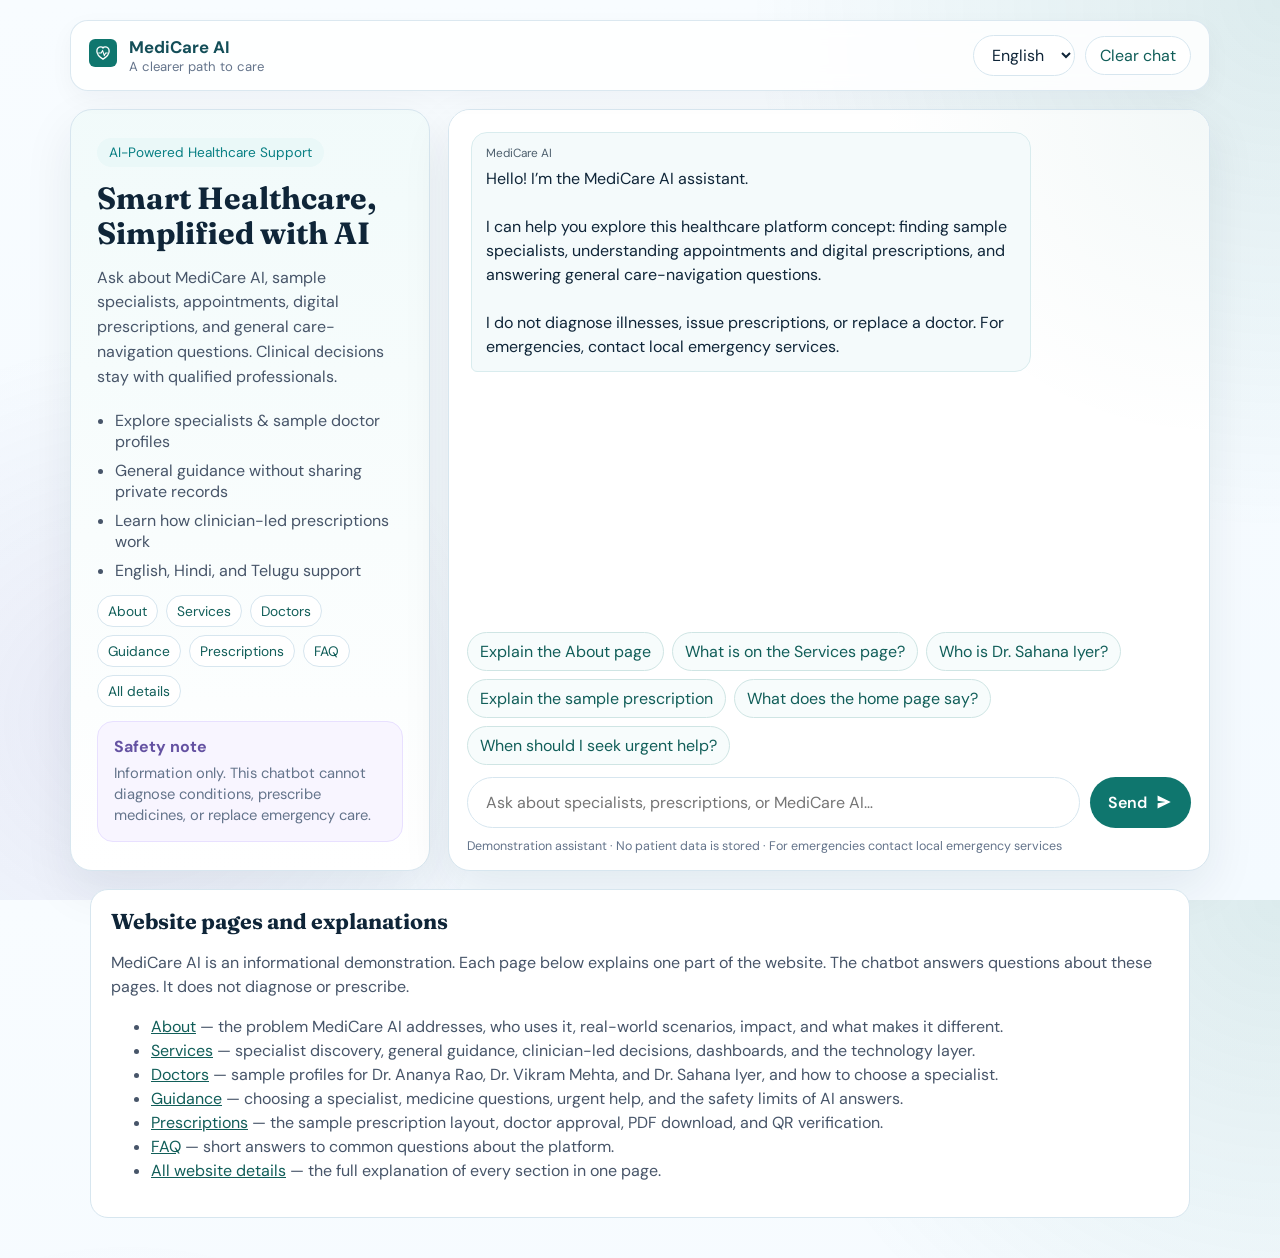
<file: index.html>
<!DOCTYPE html>
<html lang="en">
<head>
  <meta charset="UTF-8" />
  <meta name="viewport" content="width=device-width, initial-scale=1.0" />
  <title>MediCare AI · Healthcare Chatbot</title>
  <meta name="description" content="MediCare AI assistant for general healthcare guidance, specialist discovery, and platform information. Informational only — not a medical diagnosis." />
  <meta name="robots" content="index,follow" />
  <link rel="preconnect" href="https://fonts.googleapis.com" />
  <link rel="preconnect" href="https://fonts.gstatic.com" crossorigin />
  <link href="https://fonts.googleapis.com/css2?family=DM+Sans:wght@400;500;600;700&family=Fraunces:opsz,wght@9..144,600;9..144,700&display=swap" rel="stylesheet" />
  <link rel="stylesheet" href="styles.css" />
  <link rel="icon" href="data:image/svg+xml,%3Csvg xmlns='http://www.w3.org/2000/svg' viewBox='0 0 64 64'%3E%3Crect width='64' height='64' rx='14' fill='%230f766e'/%3E%3Cpath d='M32 46s-14-8.6-14-18.2C18 22 22.2 18 27 18c2.8 0 4.4 1.4 5 2.4.6-1 2.2-2.4 5-2.4 4.8 0 9 4 9 9.8C46 37.4 32 46 32 46z' fill='none' stroke='%23fff' stroke-width='3'/%3E%3Cpath d='M22 32h6l3-6 4 12 3-6h4' fill='none' stroke='%23fff' stroke-width='2.5' stroke-linecap='round' stroke-linejoin='round'/%3E%3C/svg%3E" />
</head>
<body>
  <div class="app">
    <header class="topbar">
      <div class="brand">
        <div class="logo" aria-hidden="true">
          <svg viewBox="0 0 64 64" width="28" height="28">
            <rect width="64" height="64" rx="14" fill="#0f766e"/>
            <path d="M32 46s-14-8.6-14-18.2C18 22 22.2 18 27 18c2.8 0 4.4 1.4 5 2.4.6-1 2.2-2.4 5-2.4 4.8 0 9 4 9 9.8C46 37.4 32 46 32 46z" fill="none" stroke="#fff" stroke-width="3"/>
            <path d="M22 32h6l3-6 4 12 3-6h4" fill="none" stroke="#fff" stroke-width="2.5" stroke-linecap="round" stroke-linejoin="round"/>
          </svg>
        </div>
        <div>
          <strong>MediCare AI</strong>
          <span data-i18n="tagline">A clearer path to care</span>
        </div>
      </div>
      <div class="top-actions">
        <label class="lang-wrap">
          <span class="sr-only" data-i18n="language">Language</span>
          <select id="language" aria-label="Language">
            <option value="en">English</option>
            <option value="hi">हिन्दी</option>
            <option value="te">తెలుగు</option>
          </select>
        </label>
        <button id="clearChat" class="ghost-btn" type="button" data-i18n="clear">Clear chat</button>
      </div>
    </header>

    <main class="chat-shell">
      <aside class="info-panel">
        <p class="eyebrow" data-i18n="eyebrow">AI-Powered Healthcare Support</p>
        <h1 data-i18n="heroTitle">Smart Healthcare, Simplified with AI</h1>
        <p class="lede" data-i18n="heroDesc">Ask about MediCare AI, sample specialists, appointments, digital prescriptions, and general care-navigation questions. Clinical decisions stay with qualified professionals.</p>
        <ul class="feature-list">
          <li data-i18n="f1">Explore specialists &amp; sample doctor profiles</li>
          <li data-i18n="f2">General guidance without sharing private records</li>
          <li data-i18n="f3">Learn how clinician-led prescriptions work</li>
          <li data-i18n="f4">English, Hindi, and Telugu support</li>
        </ul>
        <nav class="page-links" aria-label="Website pages">
          <a href="about.html">About</a>
          <a href="services.html">Services</a>
          <a href="doctors.html">Doctors</a>
          <a href="guidance.html">Guidance</a>
          <a href="prescriptions.html">Prescriptions</a>
          <a href="faq.html">FAQ</a>
          <a href="website-details.html">All details</a>
        </nav>
        <div class="safety-card">
          <strong data-i18n="safetyTitle">Safety note</strong>
          <p data-i18n="safetyBody">Information only. This chatbot cannot diagnose conditions, prescribe medicines, or replace emergency care.</p>
        </div>
      </aside>

      <section class="chat-panel" aria-label="MediCare AI chatbot">
        <div id="messages" class="messages" role="log" aria-live="polite"></div>
        <div class="suggestions" id="suggestions"></div>
        <form id="chatForm" class="composer" autocomplete="off">
          <input
            id="userInput"
            type="text"
            maxlength="500"
            required
            data-i18n-placeholder="placeholder"
            placeholder="Ask about specialists, prescriptions, or MediCare AI…"
          />
          <button type="submit" id="sendBtn" aria-label="Send">
            <span data-i18n="send">Send</span>
            <svg viewBox="0 0 24 24" width="18" height="18" aria-hidden="true"><path fill="currentColor" d="M3.4 20.6 21 12 3.4 3.4l.1 6.9L14 12 3.5 13.7z"/></svg>
          </button>
        </form>
        <p class="footnote" data-i18n="footnote">Demonstration assistant · No patient data is stored · For emergencies contact local emergency services</p>
      </section>
    </main>

    <section class="crawl-map">
      <h2>Website pages and explanations</h2>
      <p>MediCare AI is an informational demonstration. Each page below explains one part of the website. The chatbot answers questions about these pages. It does not diagnose or prescribe.</p>
      <ul>
        <li><a href="about.html">About</a> — the problem MediCare AI addresses, who uses it, real-world scenarios, impact, and what makes it different.</li>
        <li><a href="services.html">Services</a> — specialist discovery, general guidance, clinician-led decisions, dashboards, and the technology layer.</li>
        <li><a href="doctors.html">Doctors</a> — sample profiles for Dr. Ananya Rao, Dr. Vikram Mehta, and Dr. Sahana Iyer, and how to choose a specialist.</li>
        <li><a href="guidance.html">Guidance</a> — choosing a specialist, medicine questions, urgent help, and the safety limits of AI answers.</li>
        <li><a href="prescriptions.html">Prescriptions</a> — the sample prescription layout, doctor approval, PDF download, and QR verification.</li>
        <li><a href="faq.html">FAQ</a> — short answers to common questions about the platform.</li>
        <li><a href="website-details.html">All website details</a> — the full explanation of every section in one page.</li>
      </ul>
    </section>
  </div>
  <script src="site-content.js?v=2"></script>
  <script src="app.js?v=2"></script>
</body>
</html>
</file>
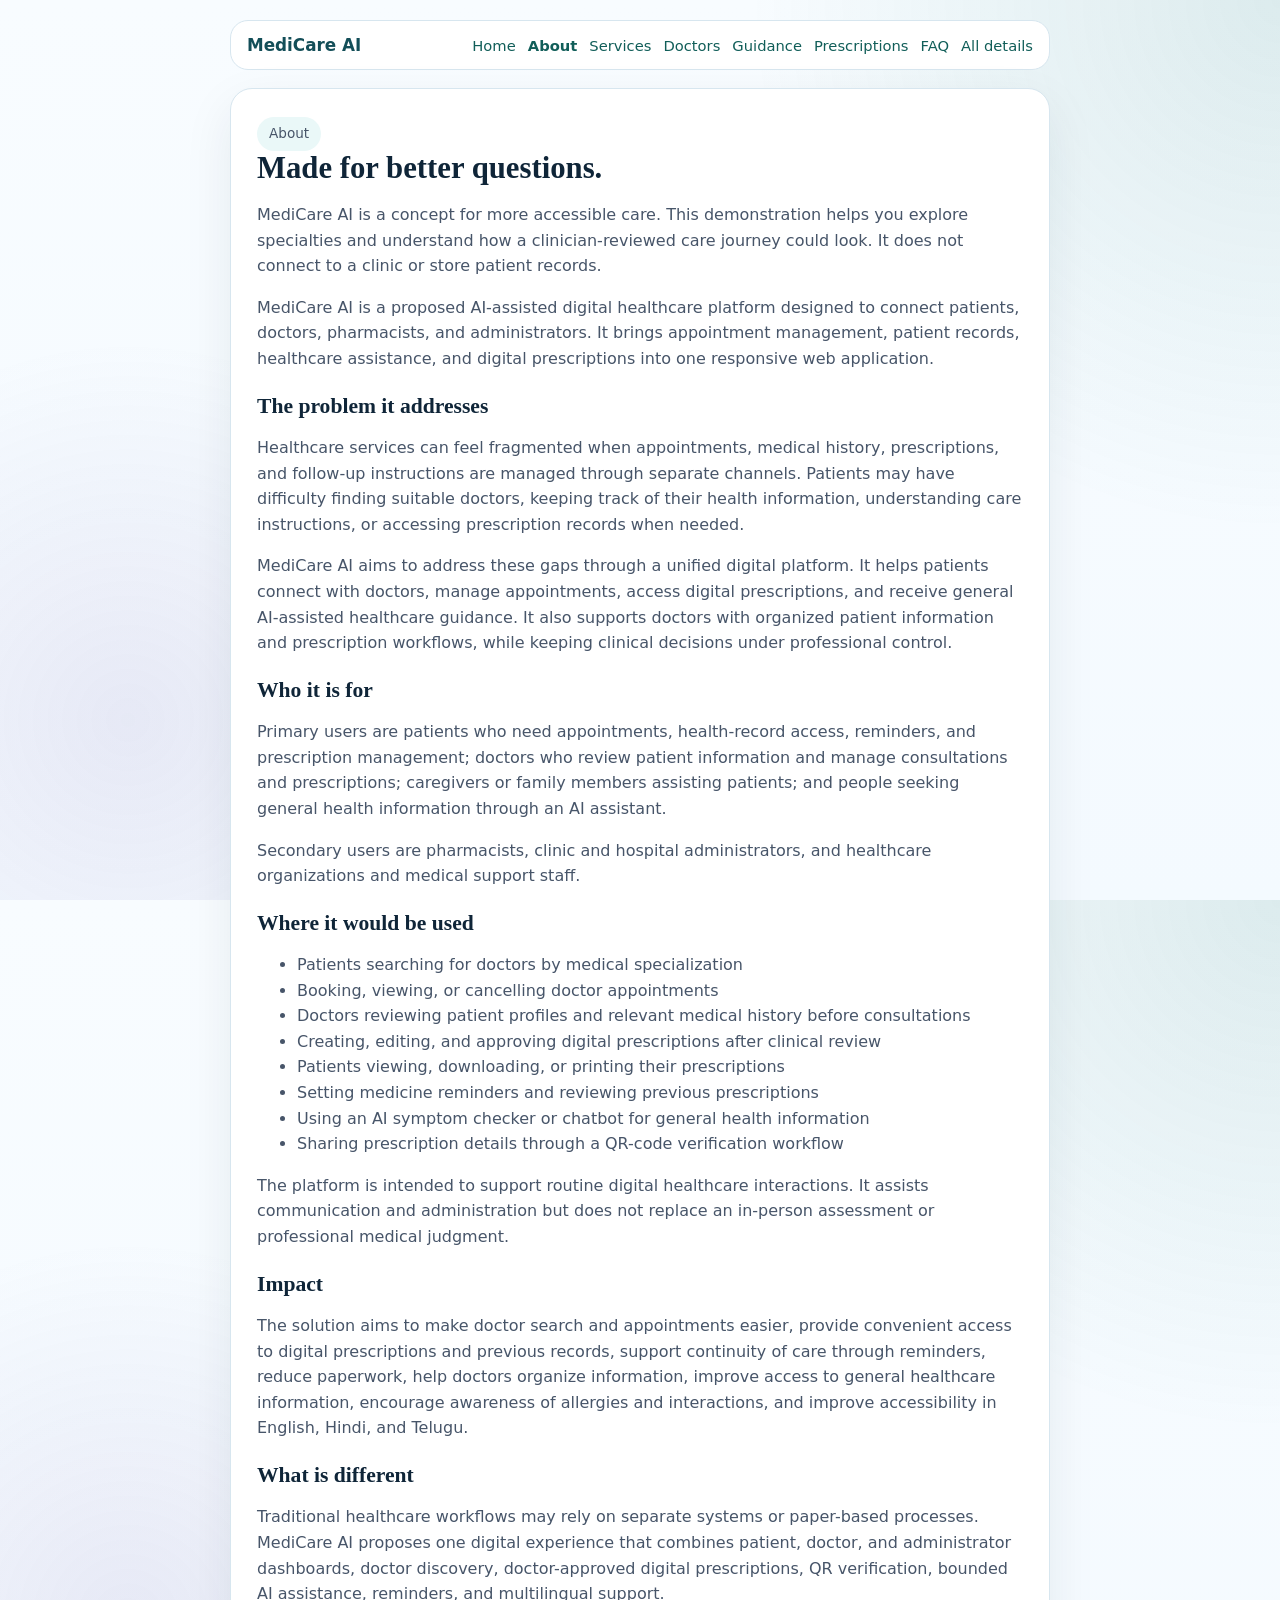
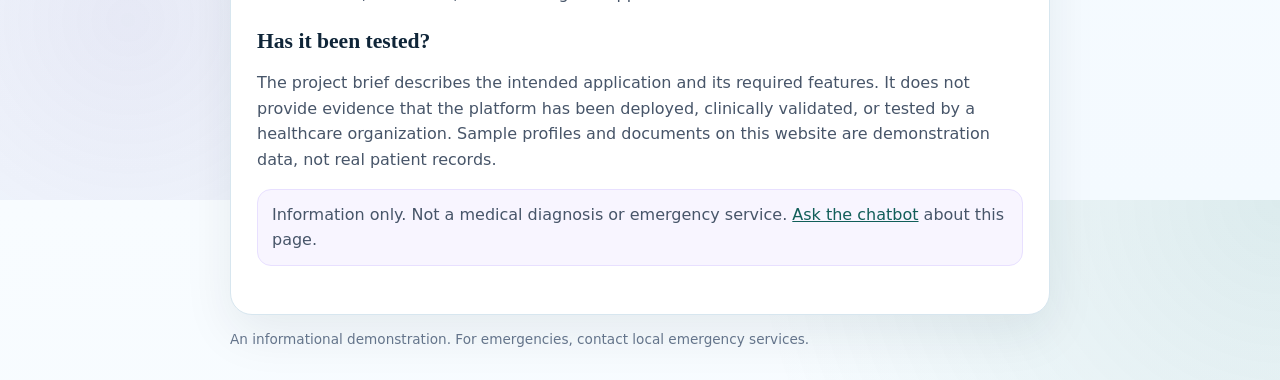
<file: about.html>
<!DOCTYPE html>
<html lang="en">
<head>
  <meta charset="UTF-8" />
  <meta name="viewport" content="width=device-width, initial-scale=1" />
  <title>About · MediCare AI</title>
  <meta name="description" content="What MediCare AI is, who it is for, the problem it addresses, and how the demonstration should be understood." />
  <link rel="stylesheet" href="styles.css" />
</head>
<body>
  <div class="site">
    <header class="site-header">
      <a class="brand" href="index.html"><strong>MediCare AI</strong></a>
      <nav class="site-nav">
        <a href="index.html">Home</a>
        <a href="about.html" aria-current="page">About</a>
        <a href="services.html">Services</a>
        <a href="doctors.html">Doctors</a>
        <a href="guidance.html">Guidance</a>
        <a href="prescriptions.html">Prescriptions</a>
        <a href="faq.html">FAQ</a>
        <a href="website-details.html">All details</a>
      </nav>
    </header>
    <article class="article">
      <p class="eyebrow">About</p>
      <h1>Made for better questions.</h1>
      <p>MediCare AI is a concept for more accessible care. This demonstration helps you explore specialties and understand how a clinician-reviewed care journey could look. It does not connect to a clinic or store patient records.</p>
      <p>MediCare AI is a proposed AI-assisted digital healthcare platform designed to connect patients, doctors, pharmacists, and administrators. It brings appointment management, patient records, healthcare assistance, and digital prescriptions into one responsive web application.</p>
      <h2>The problem it addresses</h2>
      <p>Healthcare services can feel fragmented when appointments, medical history, prescriptions, and follow-up instructions are managed through separate channels. Patients may have difficulty finding suitable doctors, keeping track of their health information, understanding care instructions, or accessing prescription records when needed.</p>
      <p>MediCare AI aims to address these gaps through a unified digital platform. It helps patients connect with doctors, manage appointments, access digital prescriptions, and receive general AI-assisted healthcare guidance. It also supports doctors with organized patient information and prescription workflows, while keeping clinical decisions under professional control.</p>
      <h2>Who it is for</h2>
      <p>Primary users are patients who need appointments, health-record access, reminders, and prescription management; doctors who review patient information and manage consultations and prescriptions; caregivers or family members assisting patients; and people seeking general health information through an AI assistant.</p>
      <p>Secondary users are pharmacists, clinic and hospital administrators, and healthcare organizations and medical support staff.</p>
      <h2>Where it would be used</h2>
      <ul>
        <li>Patients searching for doctors by medical specialization</li>
        <li>Booking, viewing, or cancelling doctor appointments</li>
        <li>Doctors reviewing patient profiles and relevant medical history before consultations</li>
        <li>Creating, editing, and approving digital prescriptions after clinical review</li>
        <li>Patients viewing, downloading, or printing their prescriptions</li>
        <li>Setting medicine reminders and reviewing previous prescriptions</li>
        <li>Using an AI symptom checker or chatbot for general health information</li>
        <li>Sharing prescription details through a QR-code verification workflow</li>
      </ul>
      <p>The platform is intended to support routine digital healthcare interactions. It assists communication and administration but does not replace an in-person assessment or professional medical judgment.</p>
      <h2>Impact</h2>
      <p>The solution aims to make doctor search and appointments easier, provide convenient access to digital prescriptions and previous records, support continuity of care through reminders, reduce paperwork, help doctors organize information, improve access to general healthcare information, encourage awareness of allergies and interactions, and improve accessibility in English, Hindi, and Telugu.</p>
      <h2>What is different</h2>
      <p>Traditional healthcare workflows may rely on separate systems or paper-based processes. MediCare AI proposes one digital experience that combines patient, doctor, and administrator dashboards, doctor discovery, doctor-approved digital prescriptions, QR verification, bounded AI assistance, reminders, and multilingual support.</p>
      <h2>Has it been tested?</h2>
      <p>The project brief describes the intended application and its required features. It does not provide evidence that the platform has been deployed, clinically validated, or tested by a healthcare organization. Sample profiles and documents on this website are demonstration data, not real patient records.</p>
      <p class="note">Information only. Not a medical diagnosis or emergency service. <a href="index.html">Ask the chatbot</a> about this page.</p>
    </article>
    <p class="site-footer">An informational demonstration. For emergencies, contact local emergency services.</p>
  </div>
</body>
</html>
</file>
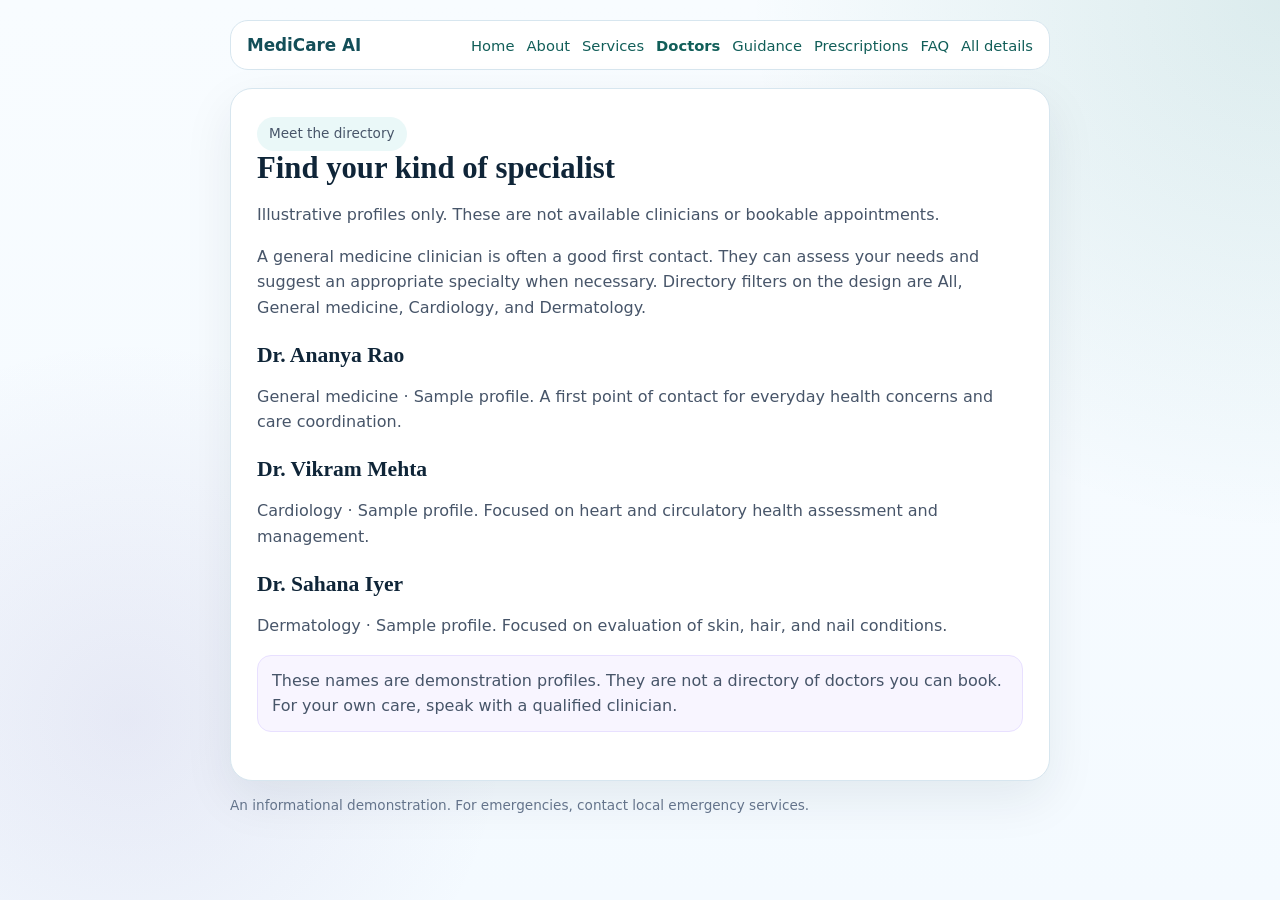
<file: doctors.html>
<!DOCTYPE html>
<html lang="en">
<head>
  <meta charset="UTF-8" />
  <meta name="viewport" content="width=device-width, initial-scale=1" />
  <title>Doctors · MediCare AI</title>
  <meta name="description" content="Sample MediCare AI doctor profiles: Dr. Ananya Rao, Dr. Vikram Mehta, and Dr. Sahana Iyer." />
  <link rel="stylesheet" href="styles.css" />
</head>
<body>
  <div class="site">
    <header class="site-header">
      <a class="brand" href="index.html"><strong>MediCare AI</strong></a>
      <nav class="site-nav">
        <a href="index.html">Home</a>
        <a href="about.html">About</a>
        <a href="services.html">Services</a>
        <a href="doctors.html" aria-current="page">Doctors</a>
        <a href="guidance.html">Guidance</a>
        <a href="prescriptions.html">Prescriptions</a>
        <a href="faq.html">FAQ</a>
        <a href="website-details.html">All details</a>
      </nav>
    </header>
    <article class="article">
      <p class="eyebrow">Meet the directory</p>
      <h1>Find your kind of specialist</h1>
      <p>Illustrative profiles only. These are not available clinicians or bookable appointments.</p>
      <p>A general medicine clinician is often a good first contact. They can assess your needs and suggest an appropriate specialty when necessary. Directory filters on the design are All, General medicine, Cardiology, and Dermatology.</p>
      <h2>Dr. Ananya Rao</h2>
      <p>General medicine · Sample profile. A first point of contact for everyday health concerns and care coordination.</p>
      <h2>Dr. Vikram Mehta</h2>
      <p>Cardiology · Sample profile. Focused on heart and circulatory health assessment and management.</p>
      <h2>Dr. Sahana Iyer</h2>
      <p>Dermatology · Sample profile. Focused on evaluation of skin, hair, and nail conditions.</p>
      <p class="note">These names are demonstration profiles. They are not a directory of doctors you can book. For your own care, speak with a qualified clinician.</p>
    </article>
    <p class="site-footer">An informational demonstration. For emergencies, contact local emergency services.</p>
  </div>
</body>
</html>
</file>
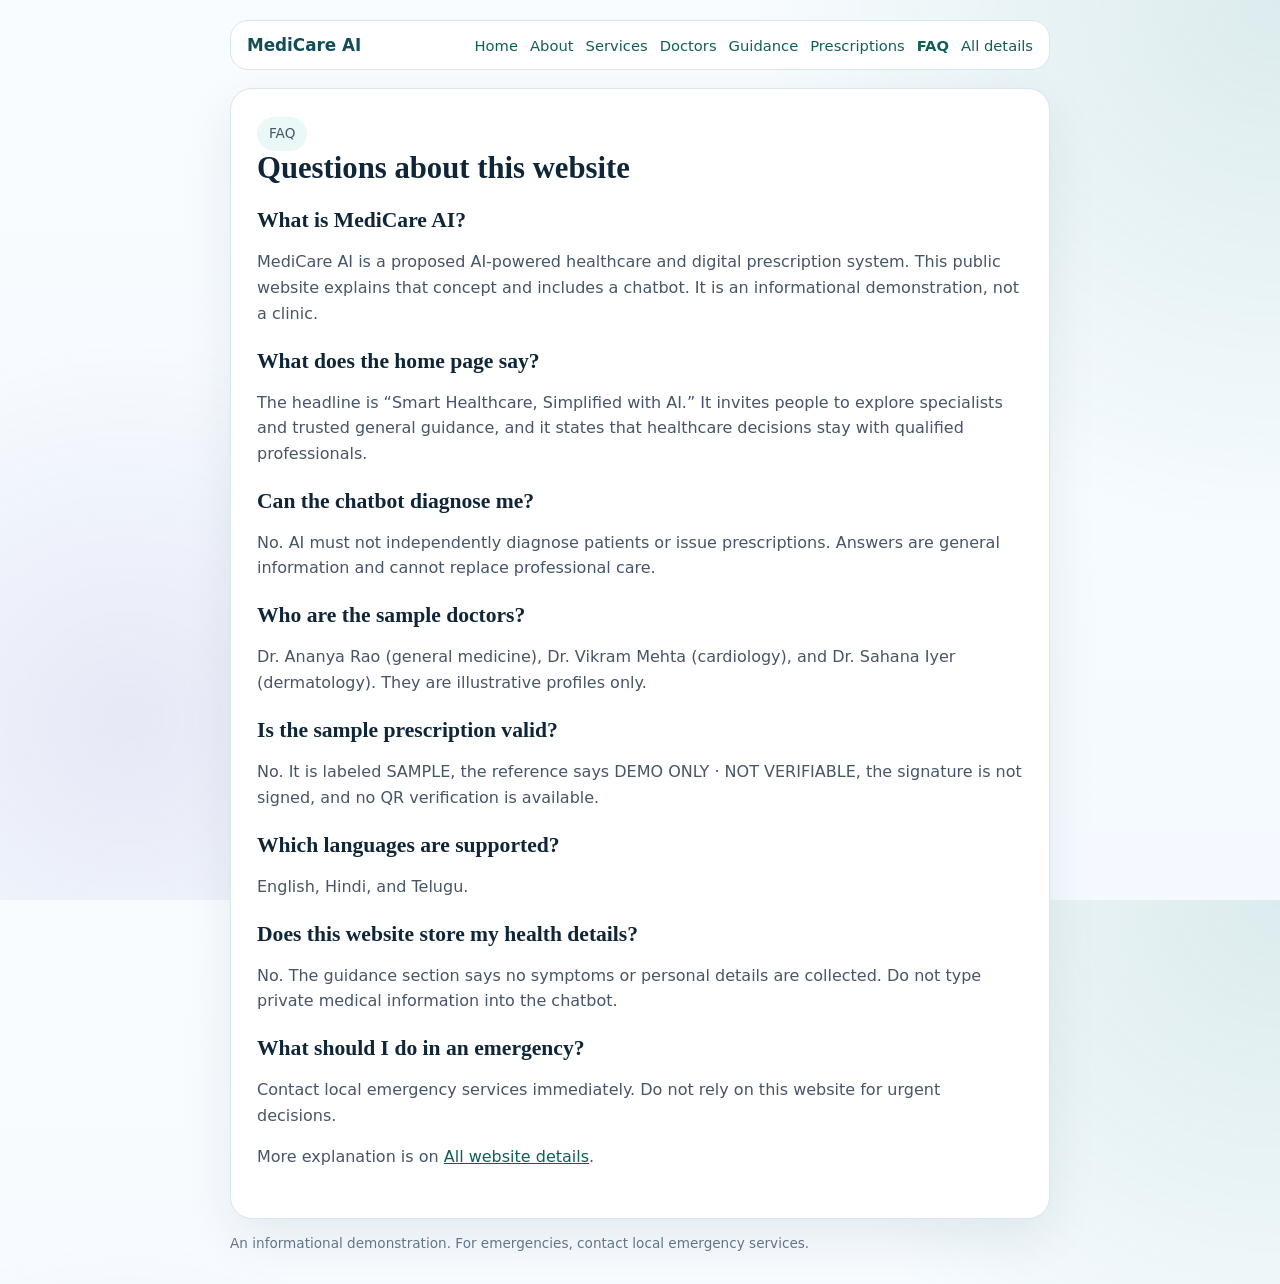
<file: faq.html>
<!DOCTYPE html>
<html lang="en">
<head>
  <meta charset="UTF-8" />
  <meta name="viewport" content="width=device-width, initial-scale=1" />
  <title>FAQ · MediCare AI</title>
  <meta name="description" content="Frequently asked questions about the MediCare AI website, chatbot, doctors, prescriptions, and safety limits." />
  <link rel="stylesheet" href="styles.css" />
</head>
<body>
  <div class="site">
    <header class="site-header">
      <a class="brand" href="index.html"><strong>MediCare AI</strong></a>
      <nav class="site-nav">
        <a href="index.html">Home</a>
        <a href="about.html">About</a>
        <a href="services.html">Services</a>
        <a href="doctors.html">Doctors</a>
        <a href="guidance.html">Guidance</a>
        <a href="prescriptions.html">Prescriptions</a>
        <a href="faq.html" aria-current="page">FAQ</a>
        <a href="website-details.html">All details</a>
      </nav>
    </header>
    <article class="article">
      <p class="eyebrow">FAQ</p>
      <h1>Questions about this website</h1>
      <h2>What is MediCare AI?</h2>
      <p>MediCare AI is a proposed AI-powered healthcare and digital prescription system. This public website explains that concept and includes a chatbot. It is an informational demonstration, not a clinic.</p>
      <h2>What does the home page say?</h2>
      <p>The headline is “Smart Healthcare, Simplified with AI.” It invites people to explore specialists and trusted general guidance, and it states that healthcare decisions stay with qualified professionals.</p>
      <h2>Can the chatbot diagnose me?</h2>
      <p>No. AI must not independently diagnose patients or issue prescriptions. Answers are general information and cannot replace professional care.</p>
      <h2>Who are the sample doctors?</h2>
      <p>Dr. Ananya Rao (general medicine), Dr. Vikram Mehta (cardiology), and Dr. Sahana Iyer (dermatology). They are illustrative profiles only.</p>
      <h2>Is the sample prescription valid?</h2>
      <p>No. It is labeled SAMPLE, the reference says DEMO ONLY · NOT VERIFIABLE, the signature is not signed, and no QR verification is available.</p>
      <h2>Which languages are supported?</h2>
      <p>English, Hindi, and Telugu.</p>
      <h2>Does this website store my health details?</h2>
      <p>No. The guidance section says no symptoms or personal details are collected. Do not type private medical information into the chatbot.</p>
      <h2>What should I do in an emergency?</h2>
      <p>Contact local emergency services immediately. Do not rely on this website for urgent decisions.</p>
      <p>More explanation is on <a href="website-details.html">All website details</a>.</p>
    </article>
    <p class="site-footer">An informational demonstration. For emergencies, contact local emergency services.</p>
  </div>
</body>
</html>
</file>
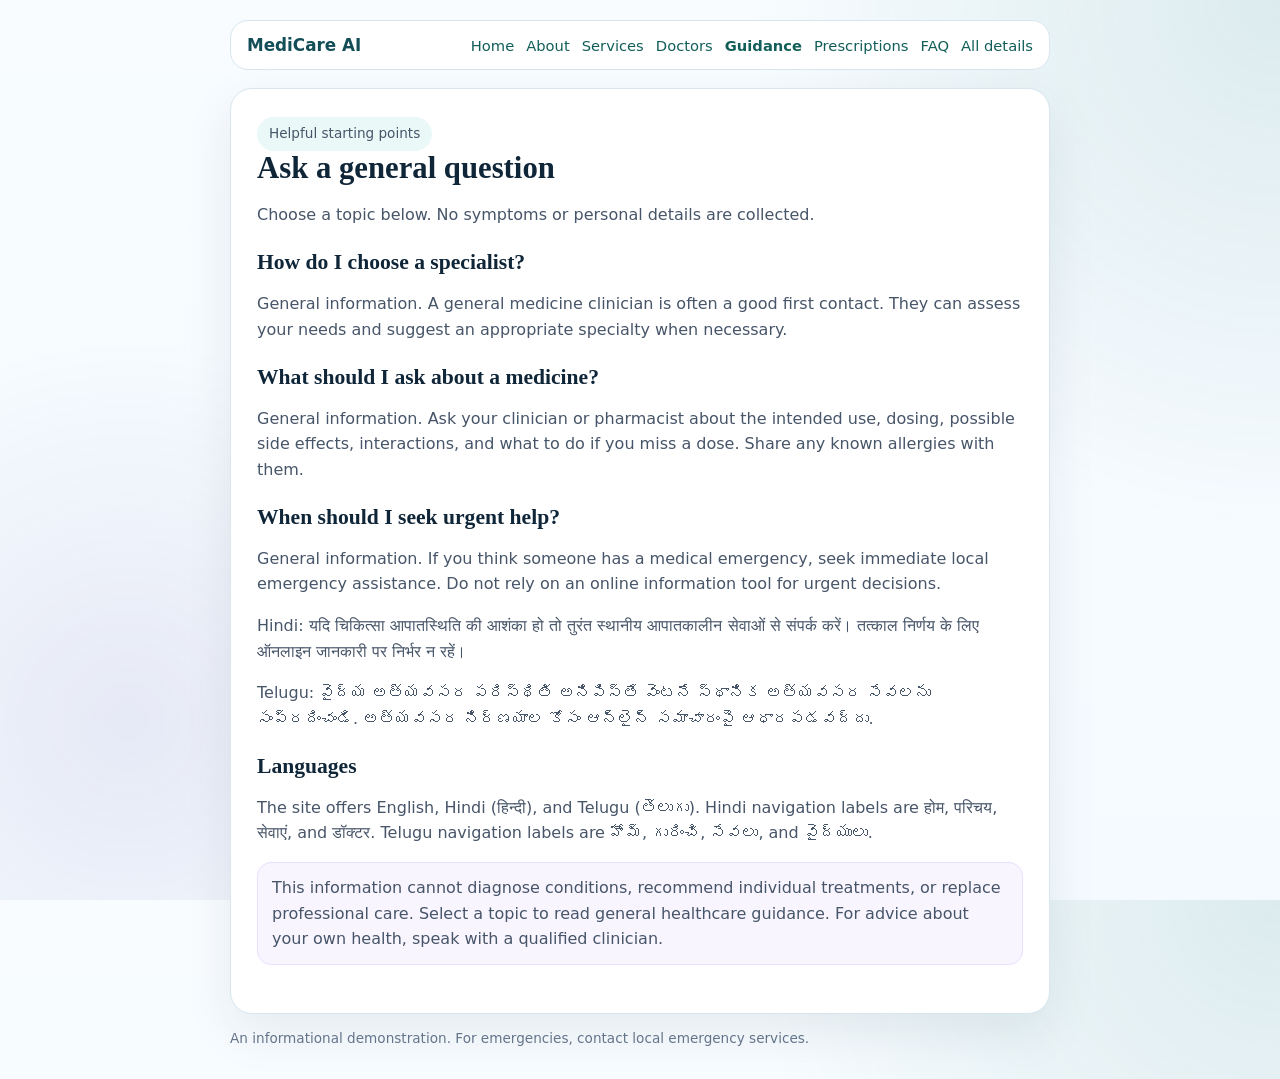
<file: guidance.html>
<!DOCTYPE html>
<html lang="en">
<head>
  <meta charset="UTF-8" />
  <meta name="viewport" content="width=device-width, initial-scale=1" />
  <title>Guidance · MediCare AI</title>
  <meta name="description" content="General MediCare AI guidance: choosing a specialist, medicine questions, and when to seek urgent help." />
  <link rel="stylesheet" href="styles.css" />
</head>
<body>
  <div class="site">
    <header class="site-header">
      <a class="brand" href="index.html"><strong>MediCare AI</strong></a>
      <nav class="site-nav">
        <a href="index.html">Home</a>
        <a href="about.html">About</a>
        <a href="services.html">Services</a>
        <a href="doctors.html">Doctors</a>
        <a href="guidance.html" aria-current="page">Guidance</a>
        <a href="prescriptions.html">Prescriptions</a>
        <a href="faq.html">FAQ</a>
        <a href="website-details.html">All details</a>
      </nav>
    </header>
    <article class="article">
      <p class="eyebrow">Helpful starting points</p>
      <h1>Ask a general question</h1>
      <p>Choose a topic below. No symptoms or personal details are collected.</p>
      <h2>How do I choose a specialist?</h2>
      <p>General information. A general medicine clinician is often a good first contact. They can assess your needs and suggest an appropriate specialty when necessary.</p>
      <h2>What should I ask about a medicine?</h2>
      <p>General information. Ask your clinician or pharmacist about the intended use, dosing, possible side effects, interactions, and what to do if you miss a dose. Share any known allergies with them.</p>
      <h2>When should I seek urgent help?</h2>
      <p>General information. If you think someone has a medical emergency, seek immediate local emergency assistance. Do not rely on an online information tool for urgent decisions.</p>
      <p>Hindi: यदि चिकित्सा आपातस्थिति की आशंका हो तो तुरंत स्थानीय आपातकालीन सेवाओं से संपर्क करें। तत्काल निर्णय के लिए ऑनलाइन जानकारी पर निर्भर न रहें।</p>
      <p>Telugu: వైద్య అత్యవసర పరిస్థితి అనిపిస్తే వెంటనే స్థానిక అత్యవసర సేవలను సంప్రదించండి. అత్యవసర నిర్ణయాల కోసం ఆన్‌లైన్ సమాచారంపై ఆధారపడవద్దు.</p>
      <h2>Languages</h2>
      <p>The site offers English, Hindi (हिन्दी), and Telugu (తెలుగు). Hindi navigation labels are होम, परिचय, सेवाएं, and डॉक्टर. Telugu navigation labels are హోమ్, గురించి, సేవలు, and వైద్యులు.</p>
      <p class="note">This information cannot diagnose conditions, recommend individual treatments, or replace professional care. Select a topic to read general healthcare guidance. For advice about your own health, speak with a qualified clinician.</p>
    </article>
    <p class="site-footer">An informational demonstration. For emergencies, contact local emergency services.</p>
  </div>
</body>
</html>
</file>
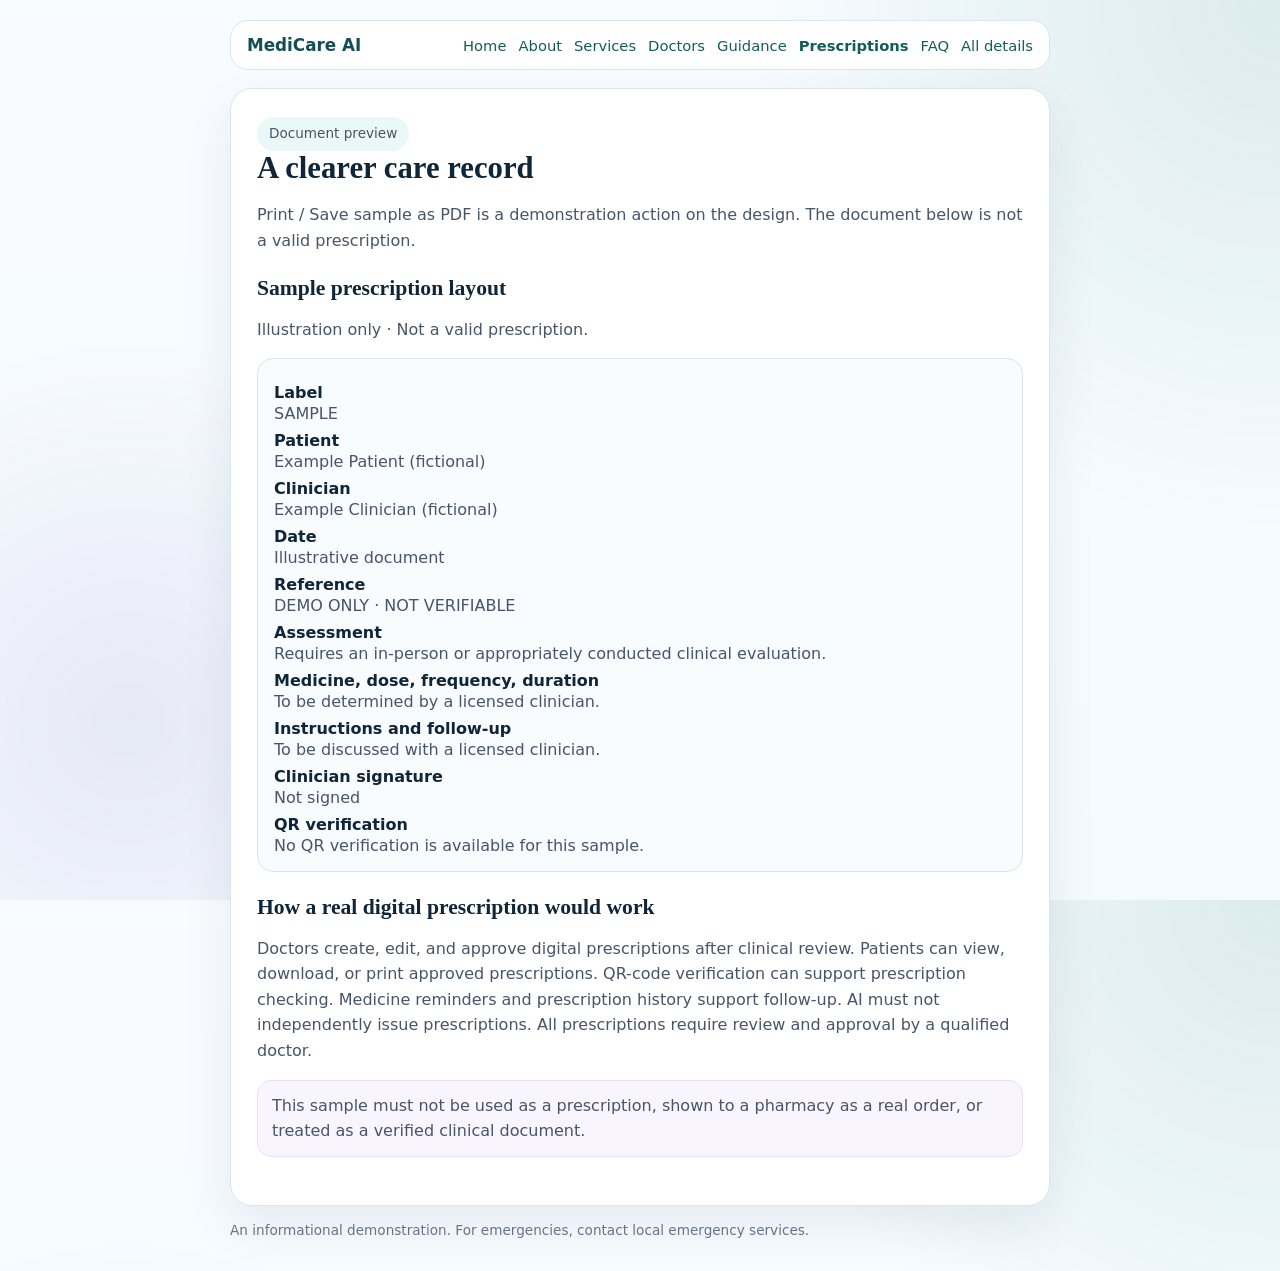
<file: prescriptions.html>
<!DOCTYPE html>
<html lang="en">
<head>
  <meta charset="UTF-8" />
  <meta name="viewport" content="width=device-width, initial-scale=1" />
  <title>Prescriptions · MediCare AI</title>
  <meta name="description" content="Sample MediCare AI prescription layout and how clinician-approved digital prescriptions are meant to work." />
  <link rel="stylesheet" href="styles.css" />
</head>
<body>
  <div class="site">
    <header class="site-header">
      <a class="brand" href="index.html"><strong>MediCare AI</strong></a>
      <nav class="site-nav">
        <a href="index.html">Home</a>
        <a href="about.html">About</a>
        <a href="services.html">Services</a>
        <a href="doctors.html">Doctors</a>
        <a href="guidance.html">Guidance</a>
        <a href="prescriptions.html" aria-current="page">Prescriptions</a>
        <a href="faq.html">FAQ</a>
        <a href="website-details.html">All details</a>
      </nav>
    </header>
    <article class="article">
      <p class="eyebrow">Document preview</p>
      <h1>A clearer care record</h1>
      <p>Print / Save sample as PDF is a demonstration action on the design. The document below is not a valid prescription.</p>
      <h2>Sample prescription layout</h2>
      <p>Illustration only · Not a valid prescription.</p>
      <dl class="doc-card">
        <dt>Label</dt><dd>SAMPLE</dd>
        <dt>Patient</dt><dd>Example Patient (fictional)</dd>
        <dt>Clinician</dt><dd>Example Clinician (fictional)</dd>
        <dt>Date</dt><dd>Illustrative document</dd>
        <dt>Reference</dt><dd>DEMO ONLY · NOT VERIFIABLE</dd>
        <dt>Assessment</dt><dd>Requires an in-person or appropriately conducted clinical evaluation.</dd>
        <dt>Medicine, dose, frequency, duration</dt><dd>To be determined by a licensed clinician.</dd>
        <dt>Instructions and follow-up</dt><dd>To be discussed with a licensed clinician.</dd>
        <dt>Clinician signature</dt><dd>Not signed</dd>
        <dt>QR verification</dt><dd>No QR verification is available for this sample.</dd>
      </dl>
      <h2>How a real digital prescription would work</h2>
      <p>Doctors create, edit, and approve digital prescriptions after clinical review. Patients can view, download, or print approved prescriptions. QR-code verification can support prescription checking. Medicine reminders and prescription history support follow-up. AI must not independently issue prescriptions. All prescriptions require review and approval by a qualified doctor.</p>
      <p class="note">This sample must not be used as a prescription, shown to a pharmacy as a real order, or treated as a verified clinical document.</p>
    </article>
    <p class="site-footer">An informational demonstration. For emergencies, contact local emergency services.</p>
  </div>
</body>
</html>
</file>
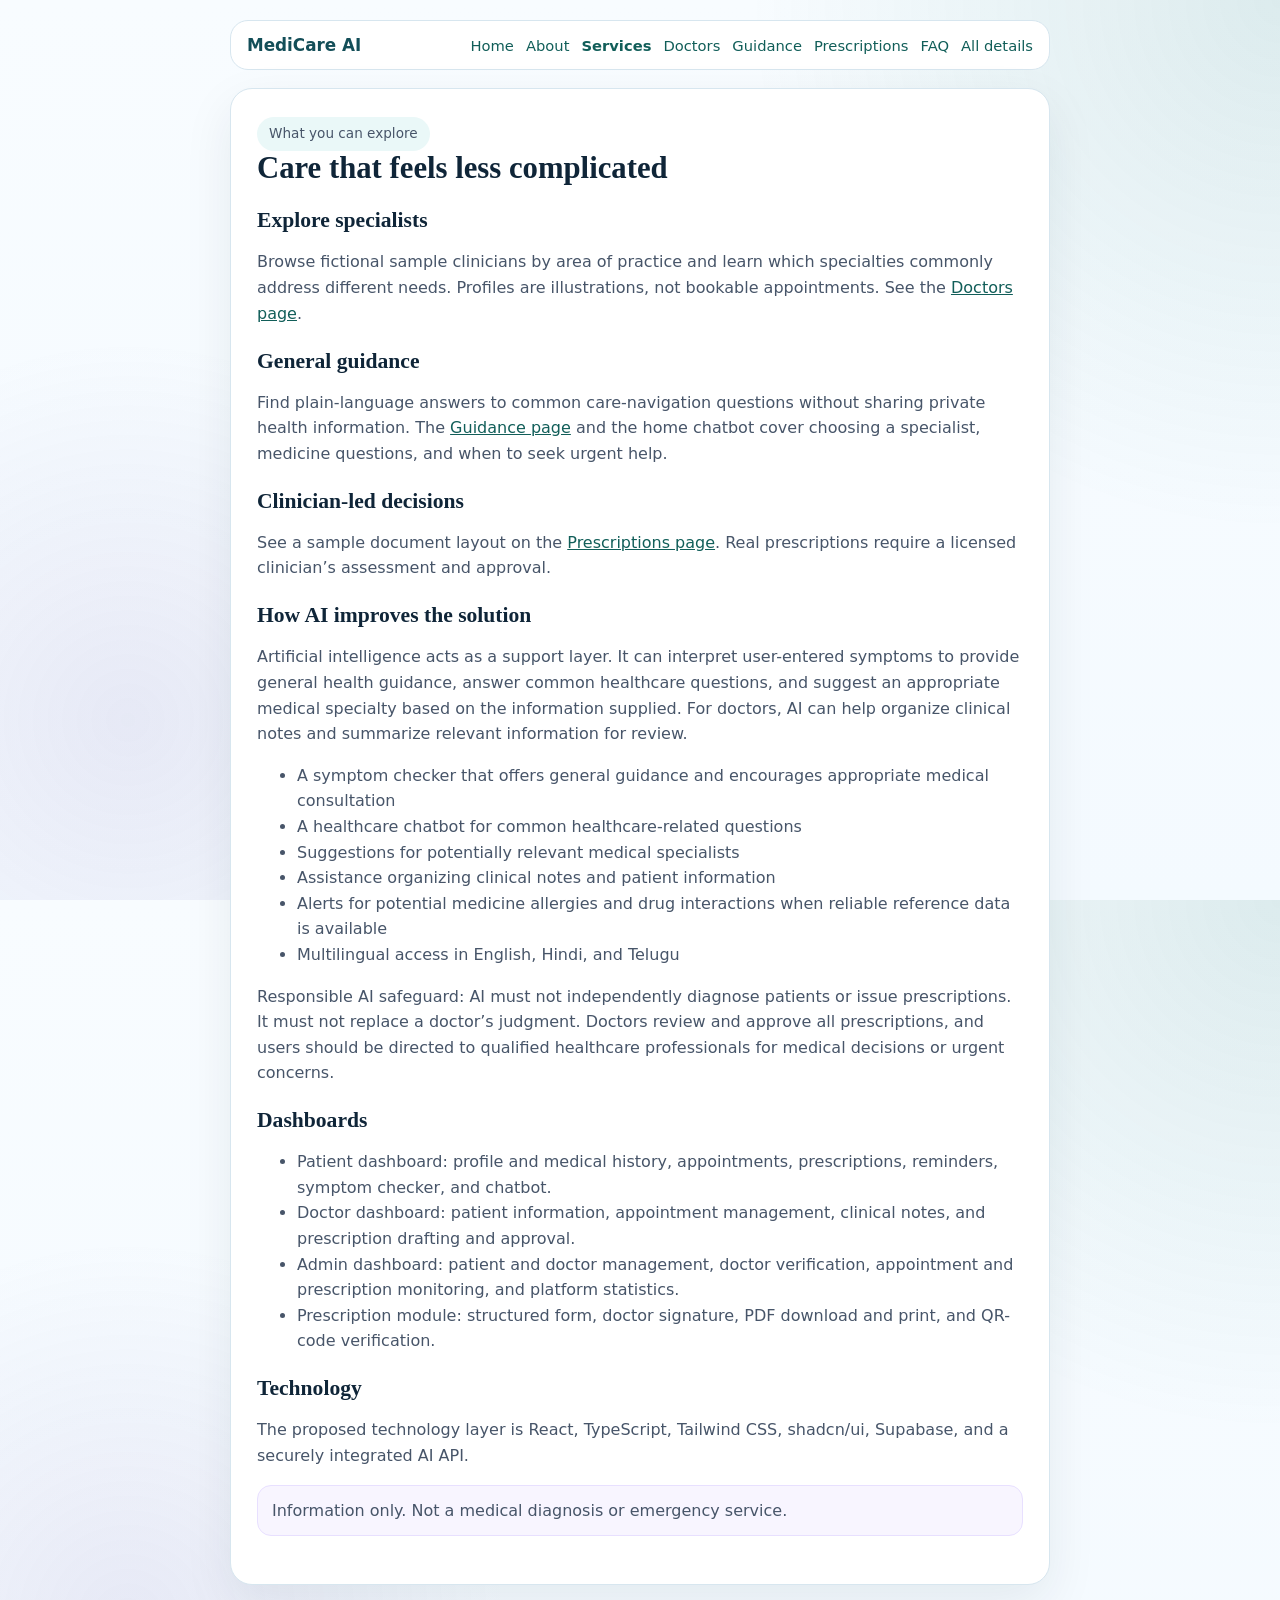
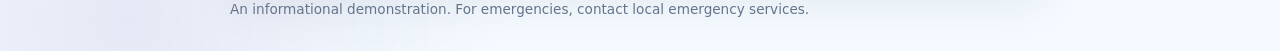
<file: services.html>
<!DOCTYPE html>
<html lang="en">
<head>
  <meta charset="UTF-8" />
  <meta name="viewport" content="width=device-width, initial-scale=1" />
  <title>Services · MediCare AI</title>
  <meta name="description" content="Services on MediCare AI: specialist exploration, general guidance, clinician-led decisions, dashboards, and how AI is used." />
  <link rel="stylesheet" href="styles.css" />
</head>
<body>
  <div class="site">
    <header class="site-header">
      <a class="brand" href="index.html"><strong>MediCare AI</strong></a>
      <nav class="site-nav">
        <a href="index.html">Home</a>
        <a href="about.html">About</a>
        <a href="services.html" aria-current="page">Services</a>
        <a href="doctors.html">Doctors</a>
        <a href="guidance.html">Guidance</a>
        <a href="prescriptions.html">Prescriptions</a>
        <a href="faq.html">FAQ</a>
        <a href="website-details.html">All details</a>
      </nav>
    </header>
    <article class="article">
      <p class="eyebrow">What you can explore</p>
      <h1>Care that feels less complicated</h1>
      <h2>Explore specialists</h2>
      <p>Browse fictional sample clinicians by area of practice and learn which specialties commonly address different needs. Profiles are illustrations, not bookable appointments. See the <a href="doctors.html">Doctors page</a>.</p>
      <h2>General guidance</h2>
      <p>Find plain-language answers to common care-navigation questions without sharing private health information. The <a href="guidance.html">Guidance page</a> and the home chatbot cover choosing a specialist, medicine questions, and when to seek urgent help.</p>
      <h2>Clinician-led decisions</h2>
      <p>See a sample document layout on the <a href="prescriptions.html">Prescriptions page</a>. Real prescriptions require a licensed clinician’s assessment and approval.</p>
      <h2>How AI improves the solution</h2>
      <p>Artificial intelligence acts as a support layer. It can interpret user-entered symptoms to provide general health guidance, answer common healthcare questions, and suggest an appropriate medical specialty based on the information supplied. For doctors, AI can help organize clinical notes and summarize relevant information for review.</p>
      <ul>
        <li>A symptom checker that offers general guidance and encourages appropriate medical consultation</li>
        <li>A healthcare chatbot for common healthcare-related questions</li>
        <li>Suggestions for potentially relevant medical specialists</li>
        <li>Assistance organizing clinical notes and patient information</li>
        <li>Alerts for potential medicine allergies and drug interactions when reliable reference data is available</li>
        <li>Multilingual access in English, Hindi, and Telugu</li>
      </ul>
      <p>Responsible AI safeguard: AI must not independently diagnose patients or issue prescriptions. It must not replace a doctor’s judgment. Doctors review and approve all prescriptions, and users should be directed to qualified healthcare professionals for medical decisions or urgent concerns.</p>
      <h2>Dashboards</h2>
      <ul>
        <li>Patient dashboard: profile and medical history, appointments, prescriptions, reminders, symptom checker, and chatbot.</li>
        <li>Doctor dashboard: patient information, appointment management, clinical notes, and prescription drafting and approval.</li>
        <li>Admin dashboard: patient and doctor management, doctor verification, appointment and prescription monitoring, and platform statistics.</li>
        <li>Prescription module: structured form, doctor signature, PDF download and print, and QR-code verification.</li>
      </ul>
      <h2>Technology</h2>
      <p>The proposed technology layer is React, TypeScript, Tailwind CSS, shadcn/ui, Supabase, and a securely integrated AI API.</p>
      <p class="note">Information only. Not a medical diagnosis or emergency service.</p>
    </article>
    <p class="site-footer">An informational demonstration. For emergencies, contact local emergency services.</p>
  </div>
</body>
</html>
</file>
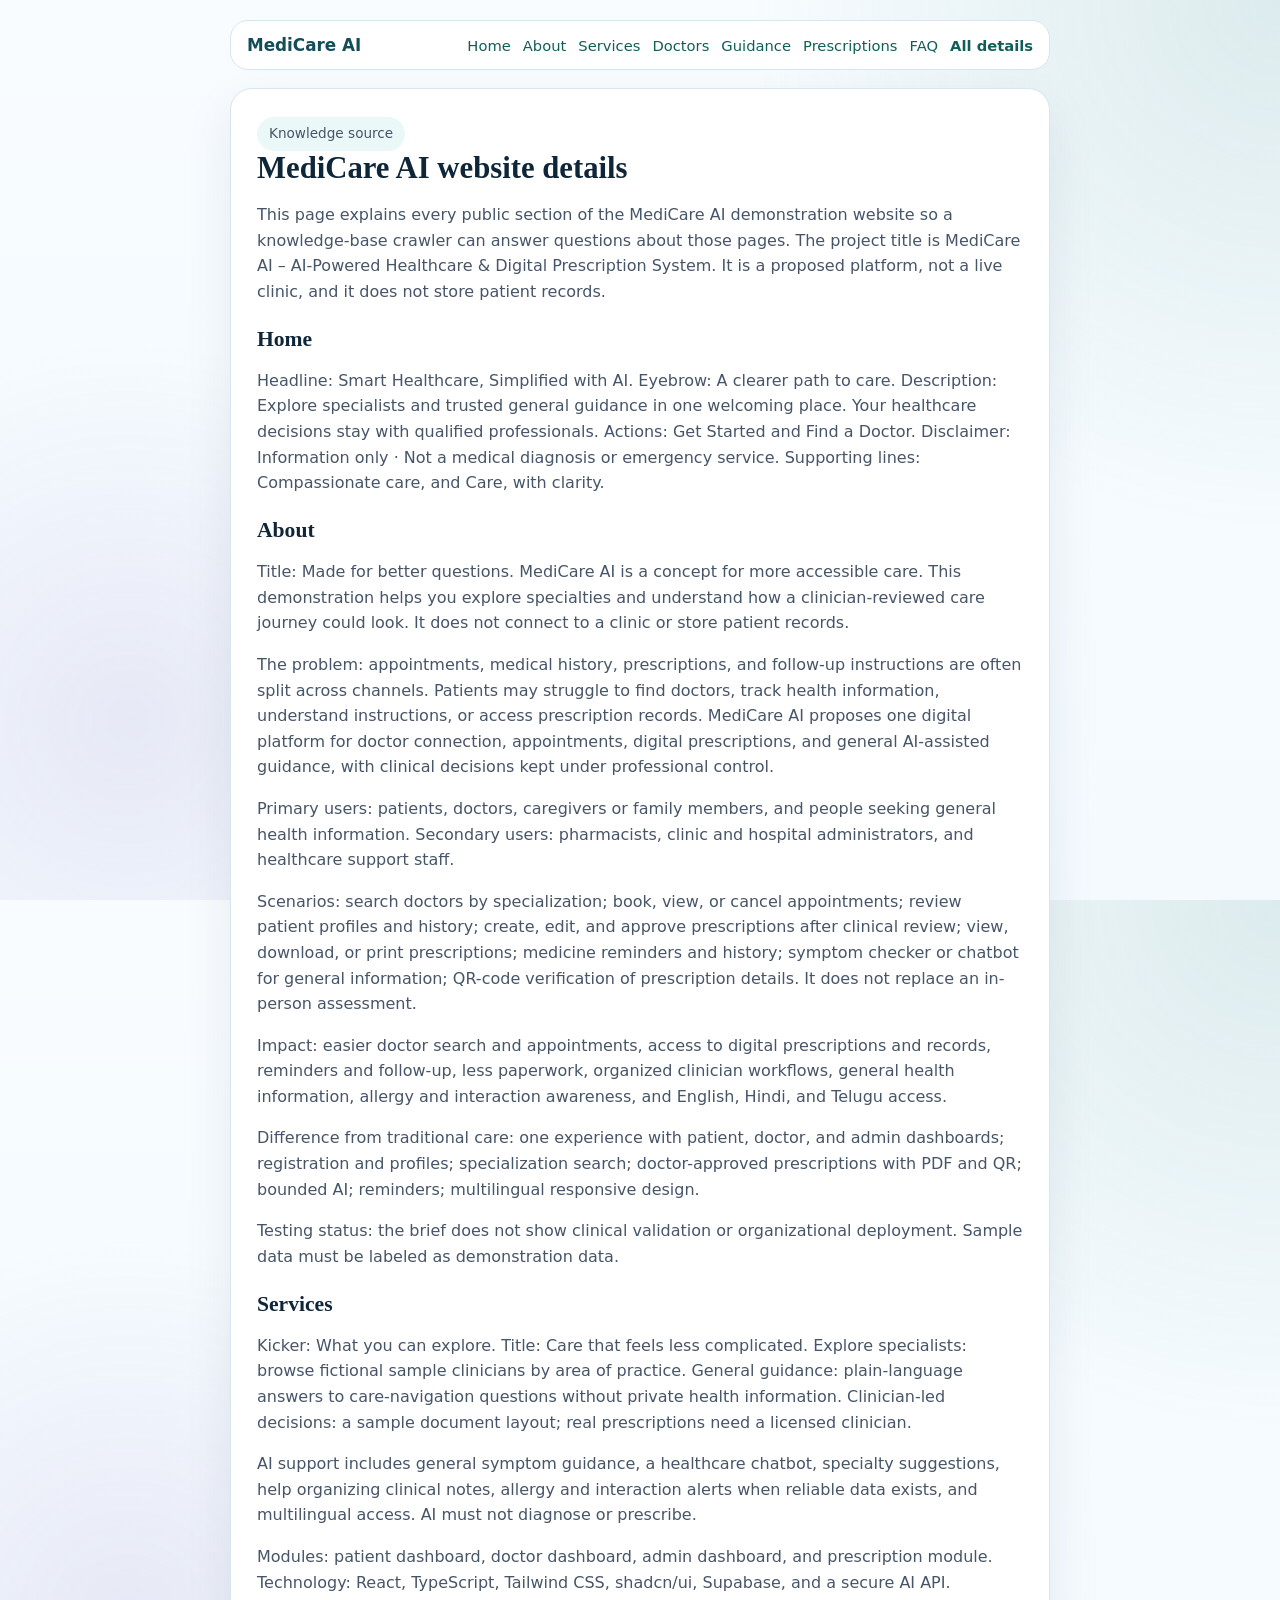
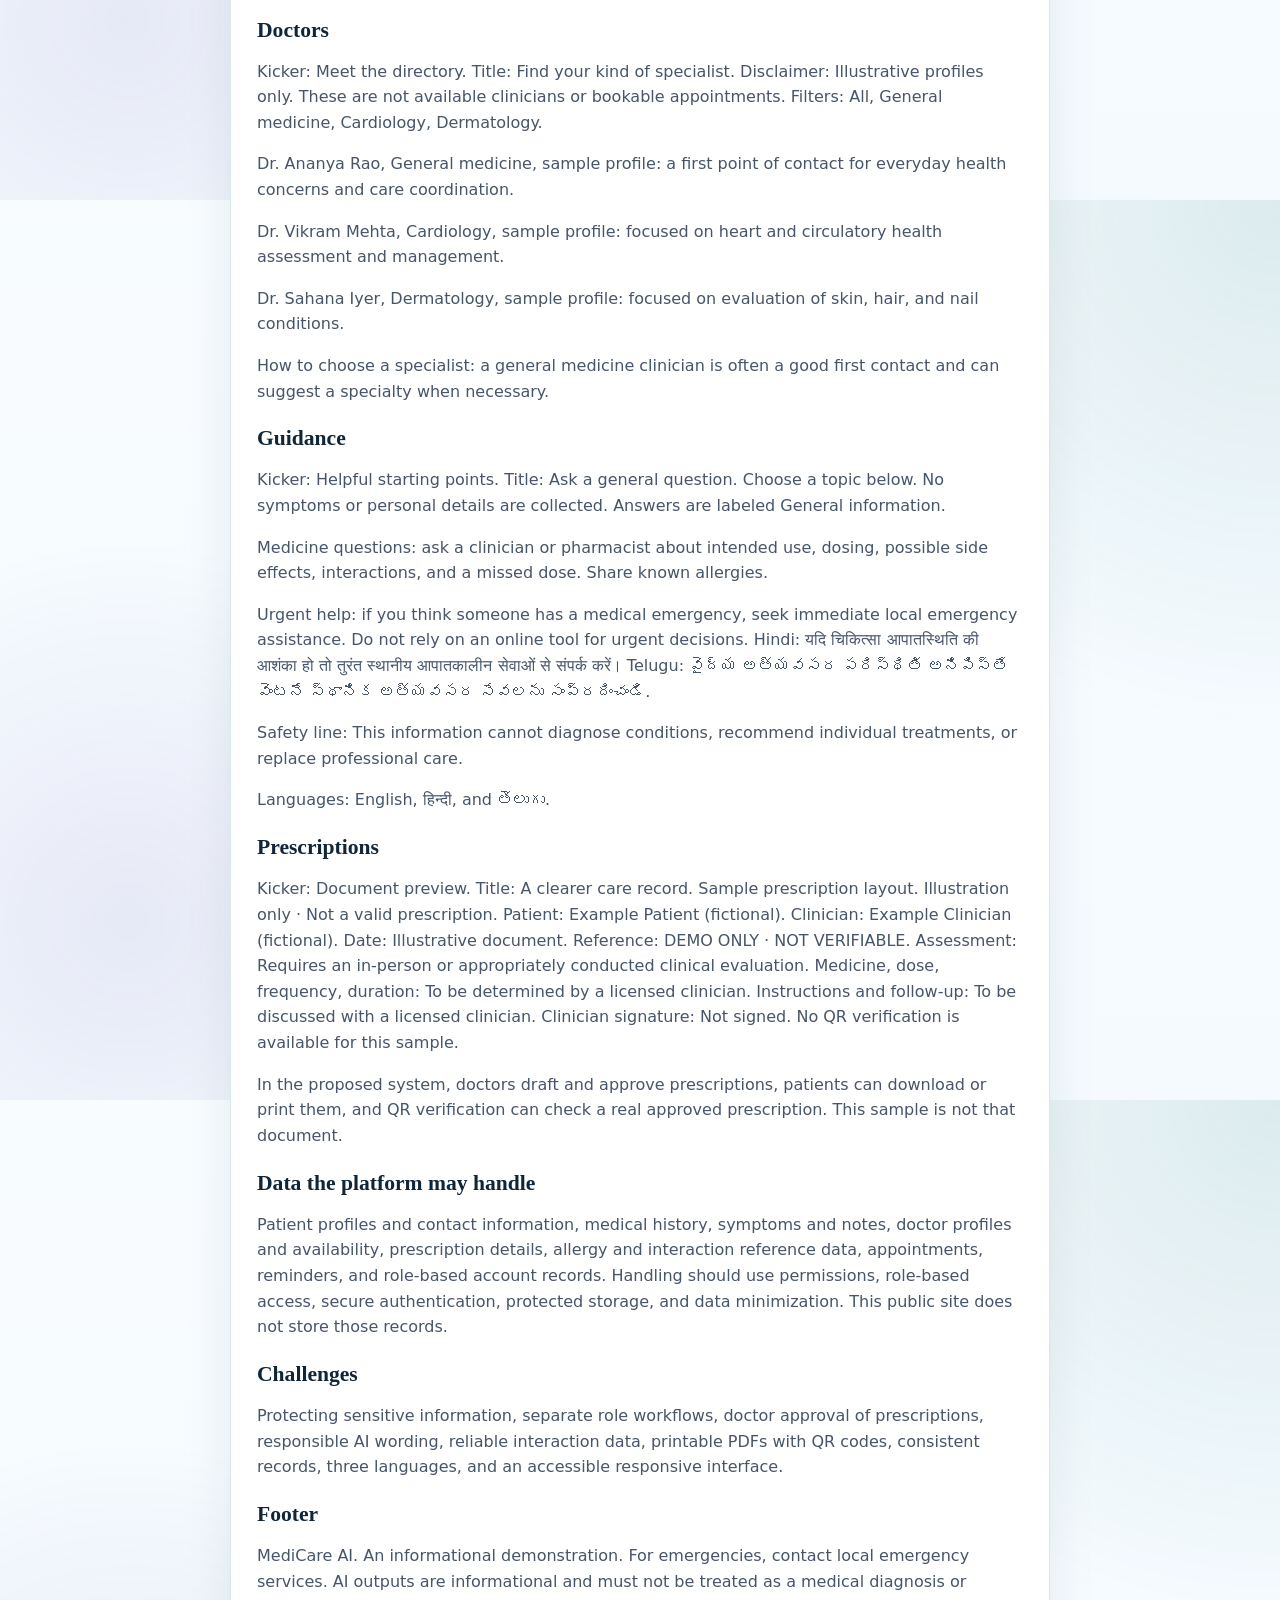
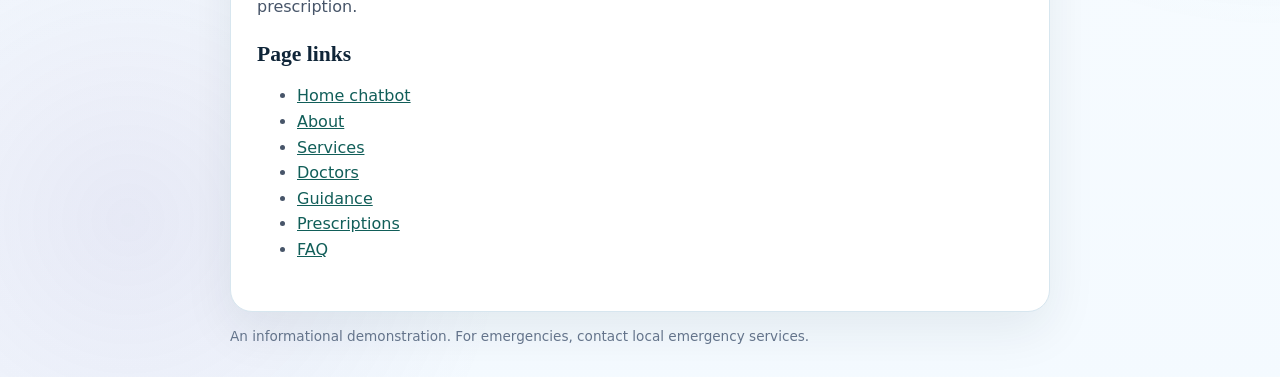
<file: website-details.html>
<!DOCTYPE html>
<html lang="en">
<head>
  <meta charset="UTF-8" />
  <meta name="viewport" content="width=device-width, initial-scale=1" />
  <title>All website details · MediCare AI</title>
  <meta name="description" content="Complete explanation of every MediCare AI website section for the knowledge base: home, about, services, doctors, guidance, prescriptions, privacy, and safety." />
  <link rel="stylesheet" href="styles.css" />
</head>
<body>
  <div class="site">
    <header class="site-header">
      <a class="brand" href="index.html"><strong>MediCare AI</strong></a>
      <nav class="site-nav">
        <a href="index.html">Home</a>
        <a href="about.html">About</a>
        <a href="services.html">Services</a>
        <a href="doctors.html">Doctors</a>
        <a href="guidance.html">Guidance</a>
        <a href="prescriptions.html">Prescriptions</a>
        <a href="faq.html">FAQ</a>
        <a href="website-details.html" aria-current="page">All details</a>
      </nav>
    </header>
    <article class="article">
      <p class="eyebrow">Knowledge source</p>
      <h1>MediCare AI website details</h1>
      <p>This page explains every public section of the MediCare AI demonstration website so a knowledge-base crawler can answer questions about those pages. The project title is MediCare AI – AI-Powered Healthcare &amp; Digital Prescription System. It is a proposed platform, not a live clinic, and it does not store patient records.</p>

      <h2>Home</h2>
      <p>Headline: Smart Healthcare, Simplified with AI. Eyebrow: A clearer path to care. Description: Explore specialists and trusted general guidance in one welcoming place. Your healthcare decisions stay with qualified professionals. Actions: Get Started and Find a Doctor. Disclaimer: Information only · Not a medical diagnosis or emergency service. Supporting lines: Compassionate care, and Care, with clarity.</p>

      <h2>About</h2>
      <p>Title: Made for better questions. MediCare AI is a concept for more accessible care. This demonstration helps you explore specialties and understand how a clinician-reviewed care journey could look. It does not connect to a clinic or store patient records.</p>
      <p>The problem: appointments, medical history, prescriptions, and follow-up instructions are often split across channels. Patients may struggle to find doctors, track health information, understand instructions, or access prescription records. MediCare AI proposes one digital platform for doctor connection, appointments, digital prescriptions, and general AI-assisted guidance, with clinical decisions kept under professional control.</p>
      <p>Primary users: patients, doctors, caregivers or family members, and people seeking general health information. Secondary users: pharmacists, clinic and hospital administrators, and healthcare support staff.</p>
      <p>Scenarios: search doctors by specialization; book, view, or cancel appointments; review patient profiles and history; create, edit, and approve prescriptions after clinical review; view, download, or print prescriptions; medicine reminders and history; symptom checker or chatbot for general information; QR-code verification of prescription details. It does not replace an in-person assessment.</p>
      <p>Impact: easier doctor search and appointments, access to digital prescriptions and records, reminders and follow-up, less paperwork, organized clinician workflows, general health information, allergy and interaction awareness, and English, Hindi, and Telugu access.</p>
      <p>Difference from traditional care: one experience with patient, doctor, and admin dashboards; registration and profiles; specialization search; doctor-approved prescriptions with PDF and QR; bounded AI; reminders; multilingual responsive design.</p>
      <p>Testing status: the brief does not show clinical validation or organizational deployment. Sample data must be labeled as demonstration data.</p>

      <h2>Services</h2>
      <p>Kicker: What you can explore. Title: Care that feels less complicated. Explore specialists: browse fictional sample clinicians by area of practice. General guidance: plain-language answers to care-navigation questions without private health information. Clinician-led decisions: a sample document layout; real prescriptions need a licensed clinician.</p>
      <p>AI support includes general symptom guidance, a healthcare chatbot, specialty suggestions, help organizing clinical notes, allergy and interaction alerts when reliable data exists, and multilingual access. AI must not diagnose or prescribe.</p>
      <p>Modules: patient dashboard, doctor dashboard, admin dashboard, and prescription module. Technology: React, TypeScript, Tailwind CSS, shadcn/ui, Supabase, and a secure AI API.</p>

      <h2>Doctors</h2>
      <p>Kicker: Meet the directory. Title: Find your kind of specialist. Disclaimer: Illustrative profiles only. These are not available clinicians or bookable appointments. Filters: All, General medicine, Cardiology, Dermatology.</p>
      <p>Dr. Ananya Rao, General medicine, sample profile: a first point of contact for everyday health concerns and care coordination.</p>
      <p>Dr. Vikram Mehta, Cardiology, sample profile: focused on heart and circulatory health assessment and management.</p>
      <p>Dr. Sahana Iyer, Dermatology, sample profile: focused on evaluation of skin, hair, and nail conditions.</p>
      <p>How to choose a specialist: a general medicine clinician is often a good first contact and can suggest a specialty when necessary.</p>

      <h2>Guidance</h2>
      <p>Kicker: Helpful starting points. Title: Ask a general question. Choose a topic below. No symptoms or personal details are collected. Answers are labeled General information.</p>
      <p>Medicine questions: ask a clinician or pharmacist about intended use, dosing, possible side effects, interactions, and a missed dose. Share known allergies.</p>
      <p>Urgent help: if you think someone has a medical emergency, seek immediate local emergency assistance. Do not rely on an online tool for urgent decisions. Hindi: यदि चिकित्सा आपातस्थिति की आशंका हो तो तुरंत स्थानीय आपातकालीन सेवाओं से संपर्क करें। Telugu: వైద్య అత్యవసర పరిస్థితి అనిపిస్తే వెంటనే స్థానిక అత్యవసర సేవలను సంప్రదించండి.</p>
      <p>Safety line: This information cannot diagnose conditions, recommend individual treatments, or replace professional care.</p>
      <p>Languages: English, हिन्दी, and తెలుగు.</p>

      <h2>Prescriptions</h2>
      <p>Kicker: Document preview. Title: A clearer care record. Sample prescription layout. Illustration only · Not a valid prescription. Patient: Example Patient (fictional). Clinician: Example Clinician (fictional). Date: Illustrative document. Reference: DEMO ONLY · NOT VERIFIABLE. Assessment: Requires an in-person or appropriately conducted clinical evaluation. Medicine, dose, frequency, duration: To be determined by a licensed clinician. Instructions and follow-up: To be discussed with a licensed clinician. Clinician signature: Not signed. No QR verification is available for this sample.</p>
      <p>In the proposed system, doctors draft and approve prescriptions, patients can download or print them, and QR verification can check a real approved prescription. This sample is not that document.</p>

      <h2>Data the platform may handle</h2>
      <p>Patient profiles and contact information, medical history, symptoms and notes, doctor profiles and availability, prescription details, allergy and interaction reference data, appointments, reminders, and role-based account records. Handling should use permissions, role-based access, secure authentication, protected storage, and data minimization. This public site does not store those records.</p>

      <h2>Challenges</h2>
      <p>Protecting sensitive information, separate role workflows, doctor approval of prescriptions, responsible AI wording, reliable interaction data, printable PDFs with QR codes, consistent records, three languages, and an accessible responsive interface.</p>

      <h2>Footer</h2>
      <p>MediCare AI. An informational demonstration. For emergencies, contact local emergency services. AI outputs are informational and must not be treated as a medical diagnosis or prescription.</p>

      <h2>Page links</h2>
      <ul>
        <li><a href="index.html">Home chatbot</a></li>
        <li><a href="about.html">About</a></li>
        <li><a href="services.html">Services</a></li>
        <li><a href="doctors.html">Doctors</a></li>
        <li><a href="guidance.html">Guidance</a></li>
        <li><a href="prescriptions.html">Prescriptions</a></li>
        <li><a href="faq.html">FAQ</a></li>
      </ul>
    </article>
    <p class="site-footer">An informational demonstration. For emergencies, contact local emergency services.</p>
  </div>
</body>
</html>
</file>
<file: styles.css>
:root {
  --bg: #f4faff;
  --panel: #ffffff;
  --ink: #0f2538;
  --muted: #475569;
  --soft: #64748b;
  --teal: #0f766e;
  --teal-dark: #115e59;
  --teal-soft: #eaf8f8;
  --line: #d7e6ef;
  --purple: #6552a2;
  --shadow: 0 18px 50px rgba(15, 37, 56, 0.08);
  --radius: 22px;
}

* { box-sizing: border-box; }
html, body { height: 100%; }
body {
  margin: 0;
  font-family: "DM Sans", system-ui, sans-serif;
  color: var(--ink);
  background:
    radial-gradient(circle at top right, rgba(15, 118, 110, 0.12), transparent 34%),
    radial-gradient(circle at 10% 80%, rgba(101, 82, 162, 0.10), transparent 28%),
    linear-gradient(180deg, #f8fcff 0%, var(--bg) 100%);
}

.sr-only {
  position: absolute;
  width: 1px;
  height: 1px;
  padding: 0;
  margin: -1px;
  overflow: hidden;
  clip: rect(0, 0, 0, 0);
  border: 0;
}

.app {
  min-height: 100%;
  max-width: 1180px;
  margin: 0 auto;
  padding: 20px;
  display: flex;
  flex-direction: column;
  gap: 18px;
}

.topbar {
  display: flex;
  justify-content: space-between;
  align-items: center;
  gap: 16px;
  background: rgba(255, 255, 255, 0.86);
  border: 1px solid rgba(215, 230, 239, 0.9);
  backdrop-filter: blur(10px);
  border-radius: 18px;
  padding: 14px 18px;
  box-shadow: 0 8px 24px rgba(15, 37, 56, 0.04);
}

.brand {
  display: flex;
  align-items: center;
  gap: 12px;
}

.brand strong {
  display: block;
  font-size: 1.05rem;
  color: #134e58;
}

.brand span {
  display: block;
  font-size: 0.82rem;
  color: var(--soft);
}

.top-actions {
  display: flex;
  align-items: center;
  gap: 10px;
}

select, .ghost-btn, .composer button, .chip {
  font: inherit;
}

select {
  border: 1px solid var(--line);
  background: #fff;
  color: var(--ink);
  border-radius: 999px;
  padding: 8px 14px;
}

.ghost-btn {
  border: 1px solid var(--line);
  background: #fff;
  color: var(--teal-dark);
  border-radius: 999px;
  padding: 8px 14px;
  cursor: pointer;
}

.ghost-btn:hover { background: var(--teal-soft); }

.chat-shell {
  flex: 1;
  display: grid;
  grid-template-columns: 360px 1fr;
  gap: 18px;
  min-height: 0;
}

.info-panel,
.chat-panel {
  background: var(--panel);
  border: 1px solid var(--line);
  border-radius: var(--radius);
  box-shadow: var(--shadow);
}

.info-panel {
  padding: 28px 26px;
  display: flex;
  flex-direction: column;
  gap: 14px;
  background:
    linear-gradient(180deg, rgba(234, 248, 248, 0.65), rgba(255, 255, 255, 0.95)),
    #fff;
}

.eyebrow {
  margin: 0;
  display: inline-flex;
  align-self: flex-start;
  background: var(--teal-soft);
  color: #087f83;
  border-radius: 999px;
  padding: 6px 12px;
  font-size: 0.85rem;
}

h1 {
  margin: 0;
  font-family: "Fraunces", Georgia, serif;
  font-size: clamp(1.7rem, 2.4vw, 2.2rem);
  line-height: 1.15;
  color: #0f2538;
}

.lede {
  margin: 0;
  color: var(--muted);
  line-height: 1.55;
}

.feature-list {
  margin: 6px 0 0;
  padding-left: 18px;
  color: var(--muted);
  display: grid;
  gap: 8px;
}

.safety-card {
  margin-top: auto;
  background: #f8f5ff;
  border: 1px solid #e8e0ff;
  border-radius: 16px;
  padding: 14px 16px;
}

.safety-card strong {
  display: block;
  color: var(--purple);
  margin-bottom: 6px;
}

.safety-card p {
  margin: 0;
  color: var(--soft);
  font-size: 0.92rem;
  line-height: 1.45;
}

.chat-panel {
  display: flex;
  flex-direction: column;
  min-height: 70vh;
  overflow: hidden;
}

.messages {
  flex: 1;
  overflow-y: auto;
  padding: 22px;
  display: flex;
  flex-direction: column;
  gap: 14px;
  background:
    radial-gradient(circle at top right, rgba(15, 118, 110, 0.05), transparent 36%),
    #fff;
}

.msg {
  max-width: min(92%, 560px);
  padding: 12px 14px;
  border-radius: 16px;
  line-height: 1.5;
  white-space: pre-wrap;
  word-break: break-word;
}

.msg.bot {
  align-self: flex-start;
  background: #f4fafb;
  border: 1px solid #d9ecee;
  color: var(--ink);
  border-bottom-left-radius: 6px;
}

.msg.user {
  align-self: flex-end;
  background: var(--teal);
  color: #fff;
  border-bottom-right-radius: 6px;
}

.msg .meta {
  display: block;
  font-size: 0.74rem;
  opacity: 0.72;
  margin-bottom: 4px;
}

.suggestions {
  display: flex;
  flex-wrap: wrap;
  gap: 8px;
  padding: 0 18px 12px;
}

.chip {
  border: 1px solid #cfe5e4;
  background: #f7fcfc;
  color: var(--teal-dark);
  border-radius: 999px;
  padding: 8px 12px;
  cursor: pointer;
  transition: 0.15s ease;
}

.chip:hover {
  background: var(--teal);
  color: #fff;
  border-color: var(--teal);
}

.composer {
  display: flex;
  gap: 10px;
  padding: 0 18px 10px;
}

.composer input {
  flex: 1;
  border: 1px solid var(--line);
  border-radius: 999px;
  padding: 14px 18px;
  font: inherit;
  outline: none;
  background: #fff;
}

.composer input:focus {
  border-color: #7bc4bf;
  box-shadow: 0 0 0 4px rgba(15, 118, 110, 0.12);
}

.composer button {
  border: 0;
  background: var(--teal);
  color: #fff;
  border-radius: 999px;
  padding: 0 18px;
  display: inline-flex;
  align-items: center;
  gap: 8px;
  cursor: pointer;
  font-weight: 600;
}

.composer button:hover { background: var(--teal-dark); }

.footnote {
  margin: 0;
  padding: 0 18px 16px;
  color: var(--soft);
  font-size: 0.78rem;
}

.typing {
  display: inline-flex;
  gap: 5px;
  align-items: center;
}

.typing i {
  width: 6px;
  height: 6px;
  border-radius: 50%;
  background: #7aa8a4;
  animation: blink 1.2s infinite ease-in-out;
}

.typing i:nth-child(2) { animation-delay: 0.15s; }
.typing i:nth-child(3) { animation-delay: 0.3s; }

@keyframes blink {
  0%, 80%, 100% { opacity: 0.3; transform: translateY(0); }
  40% { opacity: 1; transform: translateY(-2px); }
}

@media (max-width: 900px) {
  .chat-shell { grid-template-columns: 1fr; }
  .info-panel { order: 2; }
  .chat-panel { min-height: 68vh; order: 1; }
}

@media (max-width: 640px) {
  .app { padding: 12px; }
  .topbar { flex-direction: column; align-items: stretch; }
  .top-actions { justify-content: space-between; }
  .composer button span { display: none; }
}

.page-links {
  display: flex;
  flex-wrap: wrap;
  gap: 8px;
}

.page-links a {
  text-decoration: none;
  color: var(--teal-dark);
  background: #fff;
  border: 1px solid var(--line);
  border-radius: 999px;
  padding: 6px 10px;
  font-size: 0.86rem;
}

.page-links a:hover { background: var(--teal-soft); }

.crawl-map {
  margin: 0 20px 20px;
  background: #fff;
  border: 1px solid var(--line);
  border-radius: 18px;
  padding: 18px 20px;
}

.crawl-map h2 {
  margin: 0 0 8px;
  font-family: Fraunces, Georgia, serif;
  font-size: 1.35rem;
}

.crawl-map p, .crawl-map li { color: var(--muted); line-height: 1.5; }
.crawl-map a { color: var(--teal-dark); }

.site { max-width: 860px; margin: 0 auto; padding: 20px; }
.site-header {
  display: flex;
  justify-content: space-between;
  gap: 16px;
  align-items: center;
  background: #fff;
  border: 1px solid var(--line);
  border-radius: 18px;
  padding: 14px 16px;
  margin-bottom: 18px;
}
.site-header .brand { text-decoration: none; color: #134e58; }
.site-nav { display: flex; flex-wrap: wrap; gap: 8px 12px; }
.site-nav a { color: var(--teal-dark); text-decoration: none; font-size: 0.92rem; }
.site-nav a[aria-current="page"] { font-weight: 700; }
.article {
  background: #fff;
  border: 1px solid var(--line);
  border-radius: 22px;
  padding: 28px 26px 32px;
  box-shadow: var(--shadow);
}
.article h1 { margin-bottom: 8px; }
.article h2 { font-family: Fraunces, Georgia, serif; font-size: 1.35rem; margin: 1.4rem 0 0.4rem; }
.article p, .article li { color: var(--muted); line-height: 1.6; }
.article a { color: var(--teal-dark); }
.note {
  background: #f8f5ff;
  border: 1px solid #e8e0ff;
  border-radius: 14px;
  padding: 12px 14px;
  color: var(--soft);
}
.site-footer { color: var(--soft); font-size: 0.85rem; margin-top: 16px; }
.doc-card {
  border: 1px solid var(--line);
  border-radius: 16px;
  padding: 16px;
  background: #f8fcff;
}
.doc-card dt { font-weight: 700; color: var(--ink); margin-top: 8px; }
.doc-card dd { margin: 2px 0 0; color: var(--muted); }
</file>
